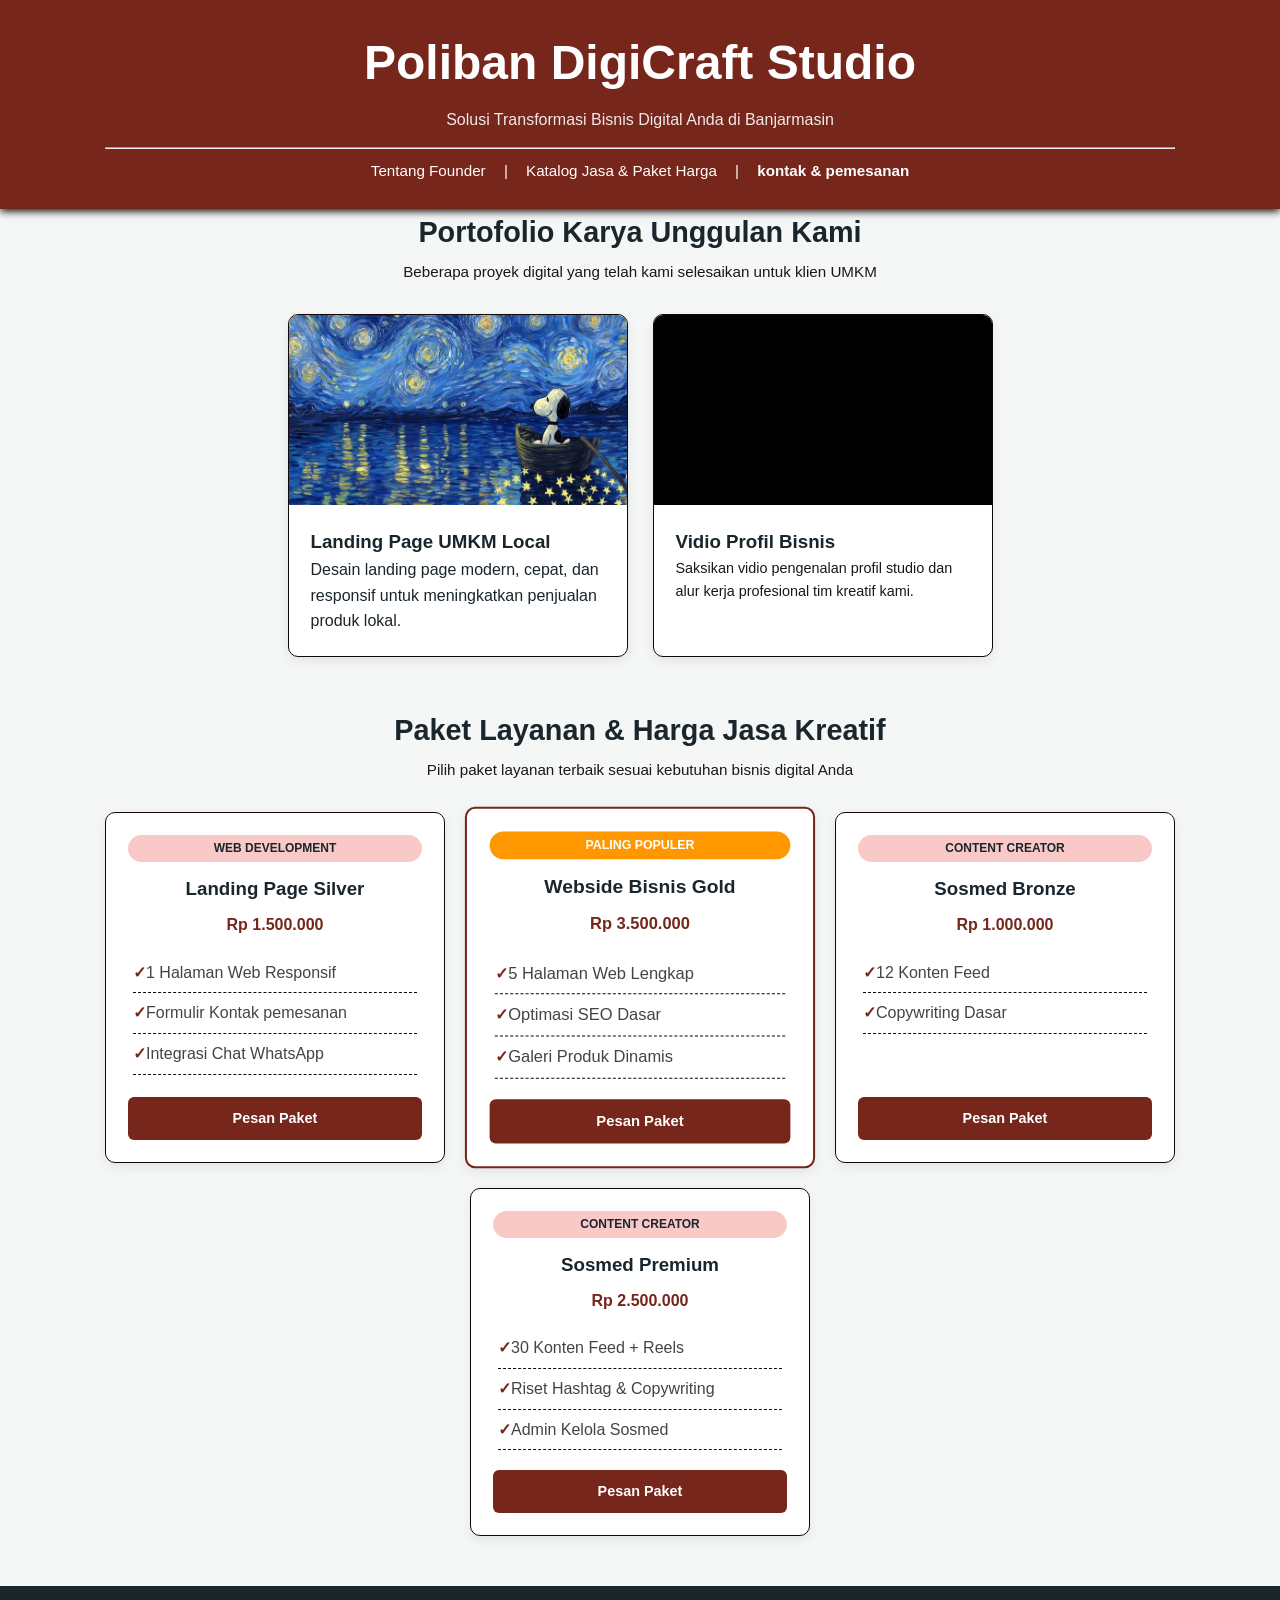
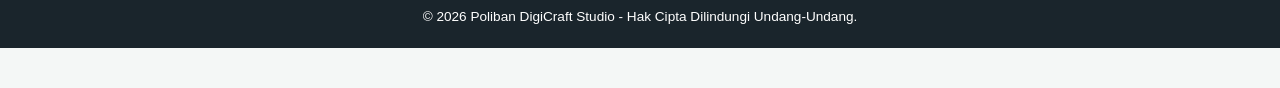
<file: index.html>
<!DOCTYPE html>
<html lang="id"
<head>
    <meta charset="UTF-8">
    <meta name="viewport" content="width=device-width, initial-scale=1.0">
    <title>Katalog Produk & Portofolio - Poliban DigiCraft Studio</title>
    <link rel="stylesheet" href="style.css">
</head>

<body>
    <!-- Bagian Kepala Halaman (Header & Navigasi) -->
     <header>
        <div class="container">
            <h1>Poliban DigiCraft Studio</h1>
            <p>Solusi Transformasi Bisnis Digital Anda di Banjarmasin</p>
            <link rel="stylesheet" href="style.css">
            <hr>
            <nav>
               <a href="biodata.html">Tentang Founder</a> |
               <a href="produk.html">Katalog Jasa & Paket Harga</a> |
               <a href="kontak.html"><b>kontak & pemesanan</b></a>
            </nav>
        </div>
     </header>

     <main class="container">
        <!-- SEKSI PORTOFOLIO UTAMA (CARD LAYOUT)-->
        <section class="section">
            <h2 class="section-title">Portofolio Karya Unggulan Kami</h2>
            <p class="section-subtitle">Beberapa proyek digital yang telah kami selesaikan untuk klien UMKM</p>

            <div class="card-grid">
                <!-- Sartu Portofolio 1 -->
                <article class="card">
                    <img src="gambar.jpg" alt="Mockup Desain Landing Page Agensi" class="card-img">
                    <div class="card-body">
                        <h3 class="card-title">Landing Page UMKM Local</h3>
                        <p class="card-texr">Desain landing page modern, cepat, dan responsif untuk meningkatkan penjualan produk lokal.</p>
                    </div>
                </article>

                <!-- Kartu Portofolio 2 (vidio profil) -->
                 <article class="card">
                    <div class="video-container">
                        <iframe src="https://www.youtube.com/embed/UExds0bbfcw?si=t_ux7vf4W2ViiRP1" title="YouTube vidio player" allowfullscreen></iframe>
                    </div>
                    <div class="card-body">
                        <h3 class="card-title">Vidio Profil Bisnis</h3>
                        <p class="card-text">Saksikan vidio pengenalan profil studio dan alur kerja profesional tim kreatif kami.</p>
                    </div>
                 </article>
            </div>
         </section>

         <!-- SEKSI KATALOG PAKET LAYANAN (PRICING CARDS) -->
          <section class="section">
                <h2 class="section-title">Paket Layanan & Harga Jasa Kreatif</h2>
                <p class="section-subtitle">Pilih paket layanan terbaik sesuai kebutuhan bisnis digital Anda</p>

                <div class="card-grid">
                    <!-- Paket 1: Landing Page Silver -->
                     <article class="card pricing-card">
                        <div class="card-body">
                            <span class="badge">Web Development</span>
                            <h3 class="card-title">Landing Page Silver</h3>
                            <p class="card-price">Rp 1.500.000</p>
                            <ul class="card-features">
                                <li>1 Halaman Web Responsif</li>
                                <li>Formulir Kontak pemesanan</li>
                                <li>Integrasi Chat WhatsApp</li>
                            </ul>
                            <a href="kontak.html" class="btn-primary">Pesan Paket</a>
                        </div>
                     </article>

                     <!-- Paket 2 : Webside Bisnis Gold -->
                      <article class="card pricing-card featured">
                        <div class="card-body">
                            <span class="badge badge-featured">Paling Populer</span>
                            <h3 class="card-title">Webside Bisnis Gold</h3>
                            <p class="card-price">Rp 3.500.000</p>
                            <ul class="card-features">
                                <li>5 Halaman Web Lengkap</li>
                                <li>Optimasi SEO Dasar</li>
                                <li>Galeri Produk Dinamis</li>
                            </ul>
                            <a href="kontak.html" class="btn-primary">Pesan Paket</a>
                        </div>
                      </article>

                      <!-- Paket 3: Sosmed Premium -->
                       <article class="card pricing-card">
                        <div class="card-body">
                            <span class="badge">Content Creator</span>
                            <h3 class="card-title">Sosmed Bronze</h3>
                            <p class="card-price">Rp 1.000.000</p>
                            <ul class="card-features">
                                <li>12 Konten Feed</li>
                                <li>Copywriting Dasar</li>
                            </ul>
                            <a href="kontak.html" class="btn-primary">Pesan Paket</a>
                        </div>
                       </article>

                      <!-- Paket 4: Sosmed Premium -->
                       <article class="card pricing-card">
                        <div class="card-body">
                            <span class="badge">Content Creator</span>
                            <h3 class="card-title">Sosmed Premium</h3>
                            <p class="card-price">Rp 2.500.000</p>
                            <ul class="card-features">
                                <li>30 Konten Feed + Reels</li>
                                <li>Riset Hashtag & Copywriting</li>
                                <li>Admin Kelola Sosmed</li>
                            </ul>
                            <a href="kontak.html" class="btn-primary">Pesan Paket</a>
                        </div>
                       </article>
                </div>
          </section>
     </main>

     <!-- FOOTER GLOBAL -->
      <footer>
        <div class="container">
            <p>&copy; 2026 Poliban DigiCraft Studio - Hak Cipta Dilindungi Undang-Undang.</p>
        </div>
      </footer>
</body>
</file>
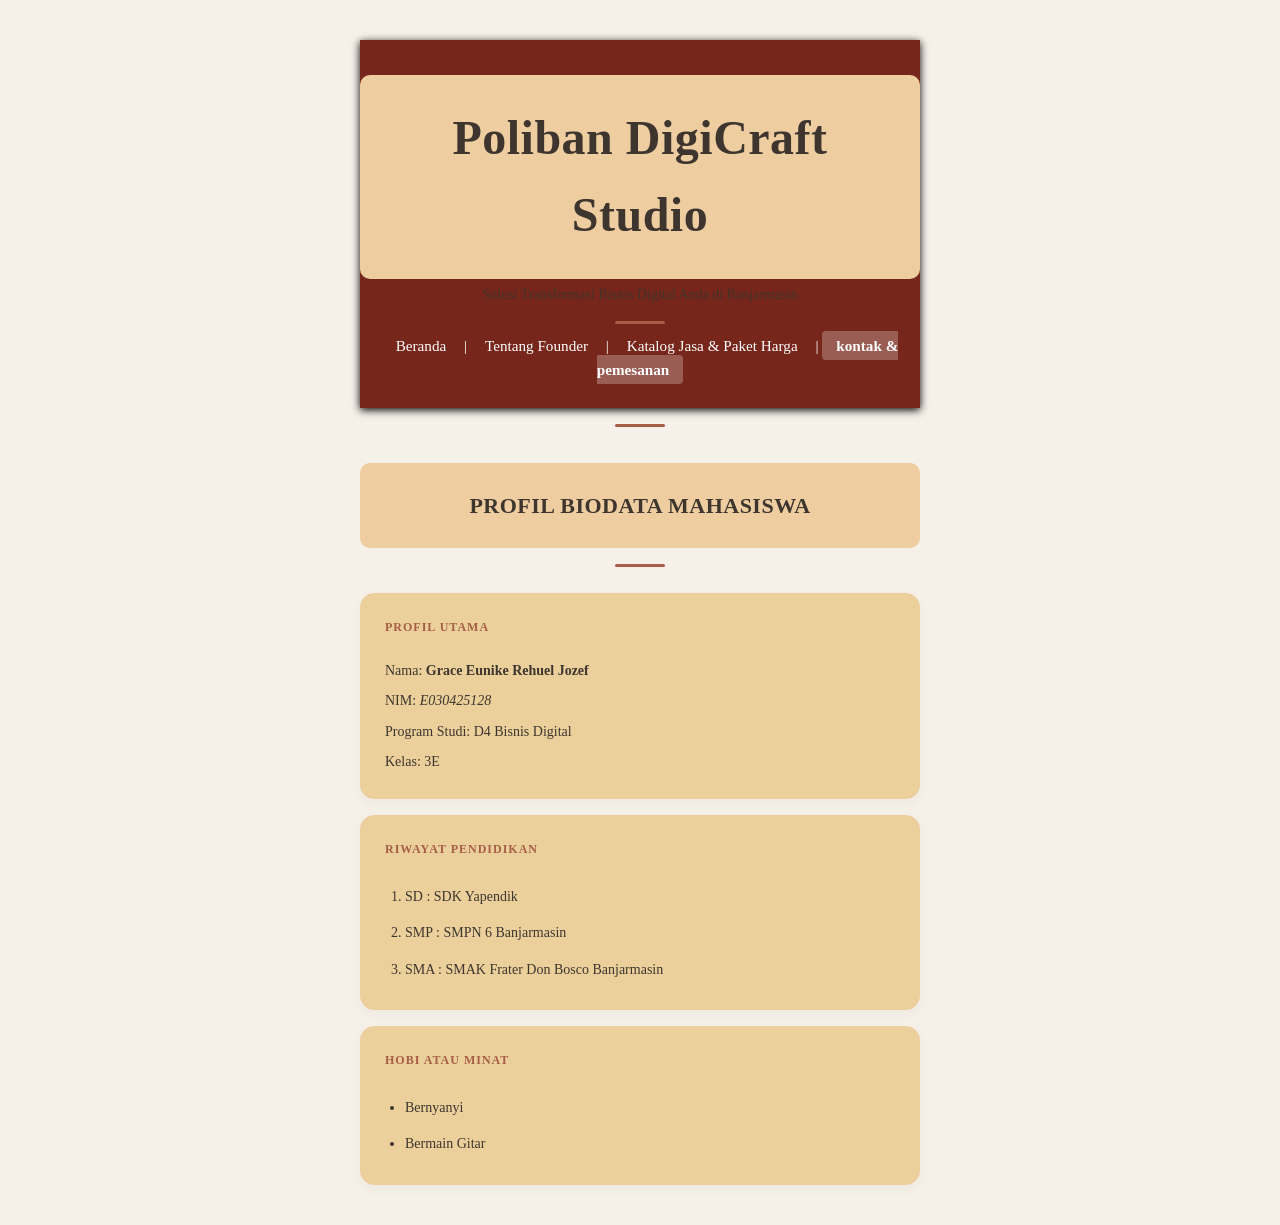
<file: biodata.html>
<!DOCTYPE html>
<html>

<head>
    <meta charset="UTF-8">
    <meta name="viewport" content="width=device-width, initial-scale=1.0">
    <title>Kontak & Pemesanan - Katalog Produk & Portofolio - Poliban DigiCraft Studio</title>
    <link rel="stylesheet" href="style.css">
</head>

    <!-- Bagian Kepala Halaman (Header & Navigasi) -->
    <header>
       <h1>Poliban DigiCraft Studio</h1>
       <p>Solusi Transformasi Bisnis Digital Anda di Banjarmasin</p>
       <hr>
       <nav>
          <a href="index.html">Beranda</a> |
          <a href="biodata.html">Tentang Founder</a> |
          <a href="produk.html">Katalog Jasa & Paket Harga</a> |
          <a href="kontak.html"  class="active"><b>kontak & pemesanan</b></a>
       </nav>
    </header>
    <hr>

    <head>
        <title>Biodata Mahasiswa</title>
    </head>
    <link rel="stylesheet" href="warna.css">
    


    <body>
        <h1>PROFIL BIODATA MAHASISWA</h1>
        <hr>
        <div>
            <h2>Profil utama</h2>
            <!---->
            <p>Nama: <strong>Grace Eunike Rehuel Jozef</strong></p>
            <p>NIM: <em>E030425128</em></p>
            <p>Program Studi: D4 Bisnis Digital</p>
            <p>Kelas: 3E</p>
        </div>

        <div>
            <h2>Riwayat Pendidikan</h2>
            <!---->
            <ol>
                <li>SD : SDK Yapendik</li>
                <li>SMP : SMPN 6 Banjarmasin</li>
                <li>SMA : SMAK Frater Don Bosco Banjarmasin</li>
            </ol>
        </div>

        <div>
            <h2>Hobi atau Minat</h2>
            <!---->
            <ul>
                <li>Bernyanyi</li>
                <li>Bermain Gitar</li>
            </ul>
        </div>
    </body>
</html>
</file>
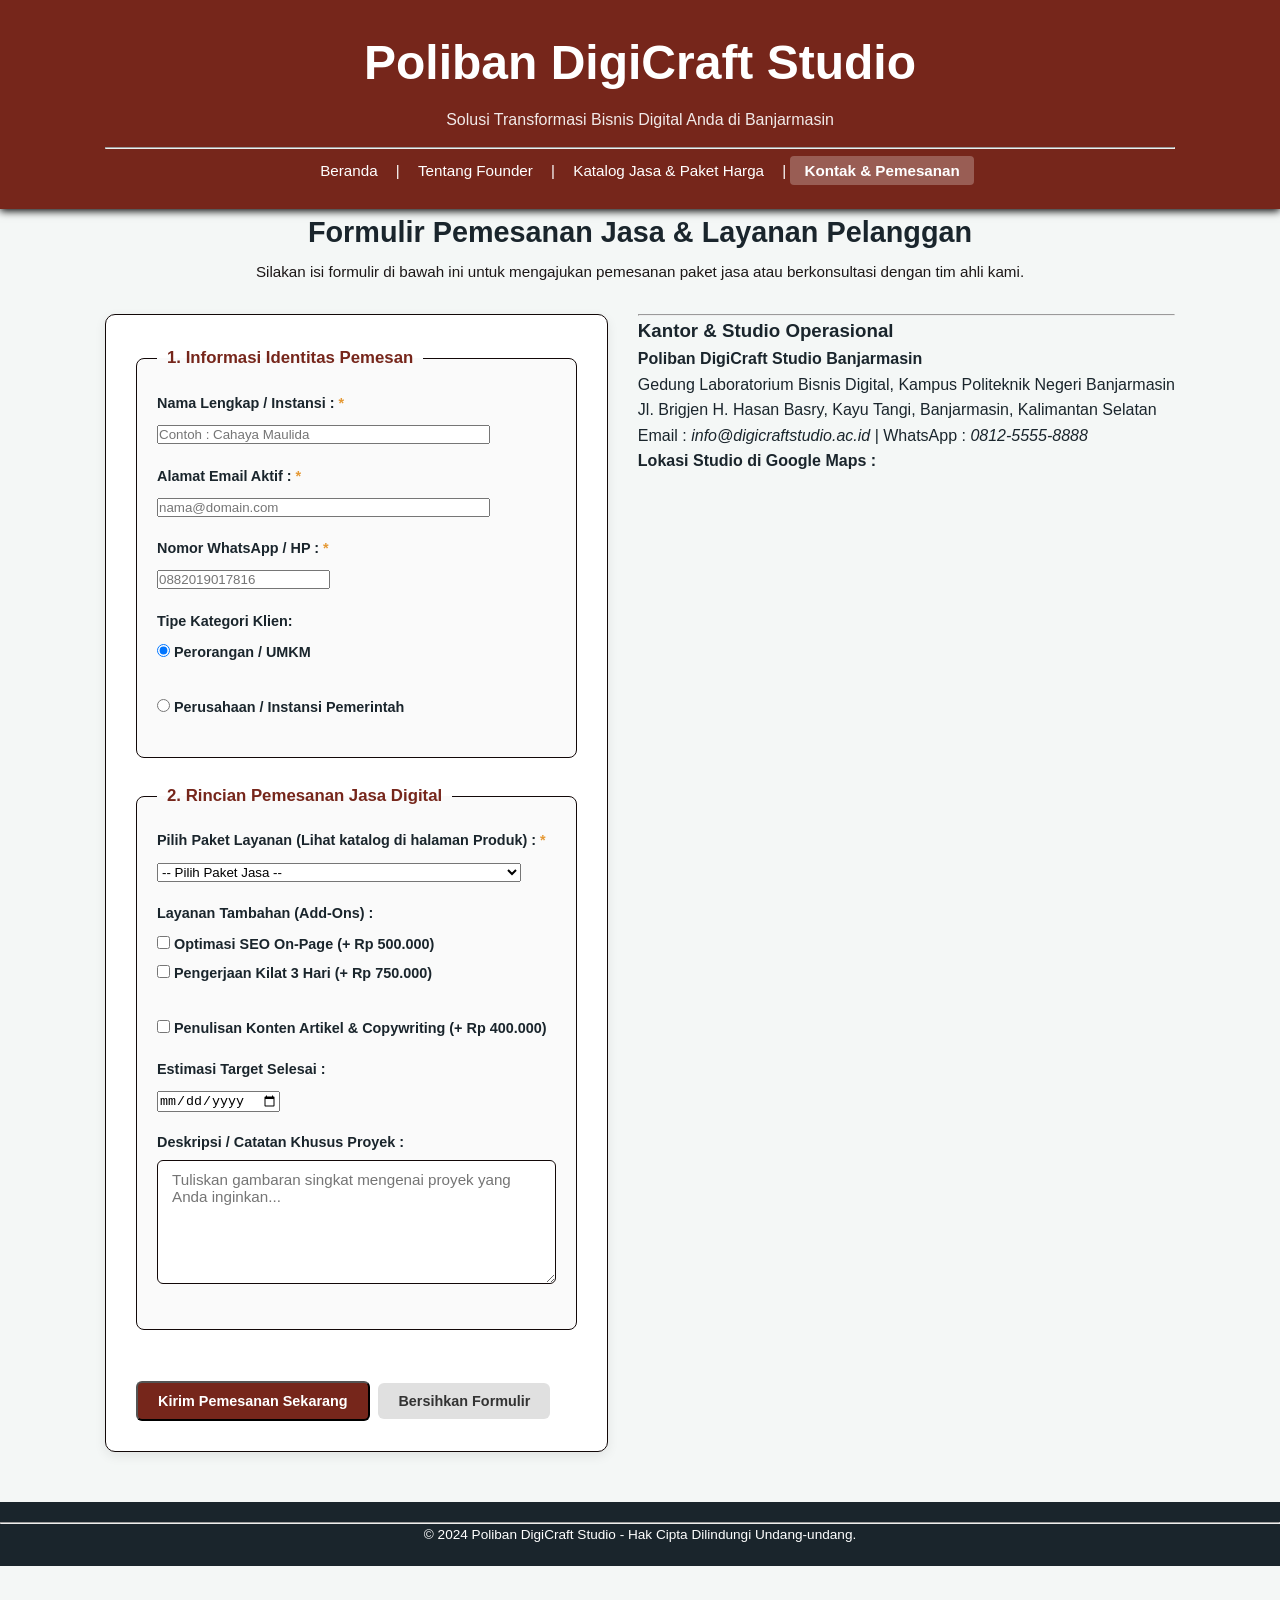
<file: kontak.html>
<!DOCTYPE html>
<html lang="en">

<head>
    <meta charset="UTF-8">
    <meta name="viewport" content="width=device-width, initial-scale=1.0">
    <title>Kontak & Pemesanan - Poliban DigiCraft Studio</title>
    <link rel="stylesheet" href="style.css">
</head>

<body>
    <!--Bagian Kepala Halaman (Header & Navigasi)-->
    <header>
        <div class="container">
            <h1>Poliban DigiCraft Studio</h1>
            <p>Solusi Transformasi Bisnis Digital Anda di Banjarmasin</p>
            <hr>
            <nav>
                <a href="index.html">Beranda</a> |
                <a href="tentang.html">Tentang Founder</a> |
                <a href="produk.html">Katalog Jasa & Paket Harga</a> |
                <a href="kontak.html" class="active">Kontak & Pemesanan</a>
            </nav>
        </div>
    </header>

    <main class="container">
        <section class="section">
            <h2 class="section-title">Formulir Pemesanan Jasa & Layanan Pelanggan</h2>
            <p class="section-subtitle">Silakan isi formulir di bawah ini untuk mengajukan pemesanan
                paket jasa atau berkonsultasi dengan tim ahli kami.</p>

            <div class="contact-wrapper">
                <div class="contact-form-card">
                    <form action="#" method="POST">
                        <!-- Grup 1: Data Diri Pelanggan -->
                        <fieldset class="form-fieldset">
                            <legend>1. Informasi Identitas Pemesan</legend>

                            <div class="form-group">
                                <label for="nama_lengkap">Nama Lengkap / Instansi : <span
                                        class="required">*</span></label>
                                <input type="text" id="nama_lengkap" name="nama_lengkap"
                                    placeholder="Contoh : Cahaya Maulida" size="40" required>
                            </div>

                            <div class="form-group">
                                <label for="email_pemesan">Alamat Email Aktif : <span class="required">*</span></label>
                                <input type="email" id="email_pemesan" name="email_pemesan"
                                    placeholder="nama@domain.com" size="40" required>
                            </div>

                            <div class="form-group">
                                <label for="no_whatsapp">Nomor WhatsApp / HP : <span class="required">*</span></label>
                                <input type="tel" id="no_whatsapp" name="no_whatsapp" placeholder="0882019017816"
                                    required>
                            </div>

                            <div class="form-group">
                                <label>Tipe Kategori Klien:</label>
                                <div class="radio-group">
                                    <label class="radio-option" for="kategori_personal">
                                        <input type="radio" id="kategori_personal" name="tipe_klien" value="Personal"
                                            checked>
                                        <span class="inline-label">Perorangan / UMKM</span>
                                    </label>&nbsp;&nbsp;
                                    <label class="radio-option" for="kategori_korporat">
                                        <input type="radio" id="kategori_korporat" name="tipe_klien" value="Korporat">
                                        <span class="inline-label">Perusahaan / Instansi Pemerintah</span>
                                    </label>
                                </div>
                            </div>
                        </fieldset>

                        <!-- Grup 2: Detail Pemesanan Layanan -->
                        <fieldset class="form-fieldset">
                            <legend><b>2. Rincian Pemesanan Jasa Digital</b></legend>

                            <div class="form-group">
                                <label for="pilih_paket">Pilih Paket Layanan (Lihat katalog di halaman Produk) : <span
                                        class="required">*</span></label>
                                <select id="pilih_paket" name="pilih_paket" required>
                                    <option value="">-- Pilih Paket Jasa --</option>
                                    <option value="Silver">Paket Silver Branding (Rp 1.500.000)</option>
                                    <option value="Gold">Paket Gold Web Development (Rp 3.000.000)</option>
                                    <option value="Platinum">Paket Platinum Full Digital Transformation (Rp 5.000.000)
                                    </option>
                                    <option value="Custom">Konsultasi Custom Project</option>
                                </select>
                            </div>

                            <div class="form-group">
                                <label>Layanan Tambahan (Add-Ons) :</label>
                                <div class="checkbox-group">
                                    <label class="checkbox-option" for="addon_seo">
                                        <input type="checkbox" id="addon_seo" name="addons[]"
                                            value="SEO Optimization"> Optimasi SEO On-Page (+ Rp 500.000)
                                    </label>
                                    <label class="checkbox-option" for="addon_express">
                                        <input type="checkbox" id="addon_express" name="addons[]"
                                            value="Express Delivery"> Pengerjaan Kilat 3 Hari (+ Rp 750.000)
                                    </label><br>
                                    <label class="checkbox-option" for="addon_content">
                                        <input type="checkbox" id="addon_content" name="addons[]"
                                            value="Content Writing"> Penulisan Konten Artikel & Copywriting (+ Rp 400.000)
                                    </label>
                                </div>
                            </div>

                            <div class="form-group">
                                <label for="target_selesai">Estimasi Target Selesai :</label>
                                <input type="date" id="target_selesai" name="target_selesai">
                            </div>

                            <div class="form-group">
                                <label for="detail_pesanan">Deskripsi / Catatan Khusus Proyek :</label>
                                <textarea id="detail_pesanan" name="detail_pesanan" rows="6" cols="50"
                                    placeholder="Tuliskan gambaran singkat mengenai proyek yang Anda inginkan..."></textarea>
                            </div>
                        </fieldset>
                        <br>

                        <!-- Tombol Aksi -->
                        <button type="submit" class="btn-primary">Kirim Pemesanan Sekarang</button>&nbsp;
                        <button type="reset" class="btn-secondary">Bersihkan Formulir</button>
                    </form>
                </div>

                <!-- Bagian Informasi Alamat & Peta Studio -->
                <section>
                    <hr>
                    <h3>Kantor & Studio Operasional</h3>
                    <p><b>Poliban DigiCraft Studio Banjarmasin</b><br>
                        Gedung Laboratorium Bisnis Digital, Kampus Politeknik Negeri Banjarmasin<br>
                        Jl. Brigjen H. Hasan Basry, Kayu Tangi, Banjarmasin, Kalimantan Selatan<br>
                        Email : <i>info@digicraftstudio.ac.id</i> | WhatsApp : <i>0812-5555-8888</i></p>

                    <h4>Lokasi Studio di Google Maps :</h4>
                    <iframe src="https://maps.google.com/maps?q=Politeknik%20Negeri%20Banjarmasin&t=&z=15&ie=UTF8iwloc=&output=embed" 
                     width="100%" height="250" frameborder="0" style="border:0" allowfullscreen=""></iframe>   
                  </iframe>
                </section>
            </div>
        </section>
    </main>

    <footer>
        <hr>
        <p align="center">&copy; 2024 Poliban DigiCraft Studio - Hak Cipta Dilindungi Undang-undang.</p>
    </footer>
</body>

</html>
</file>
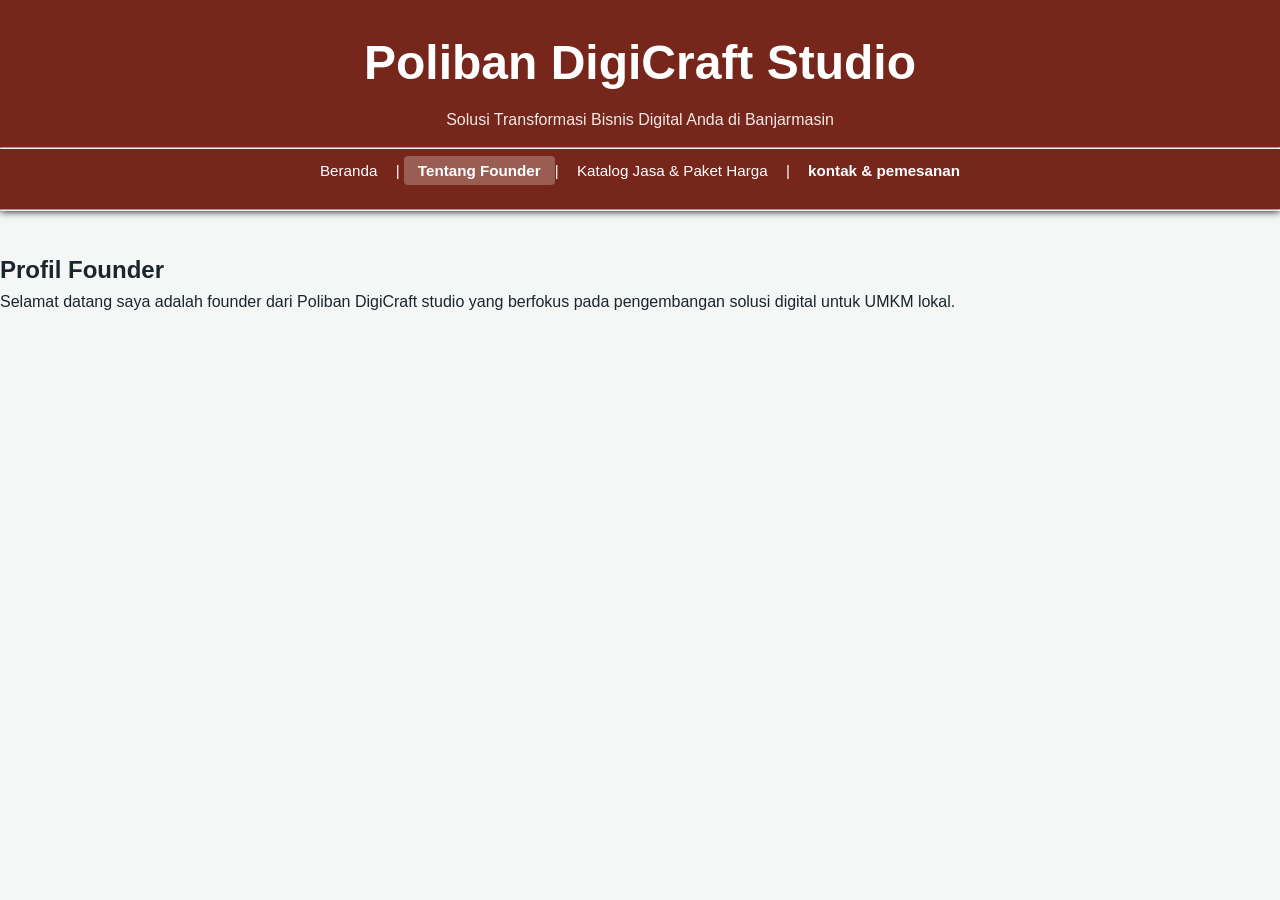
<file: tentang.html>
<!DOCTYPE html>
<html lang="id">
<head>
    <meta charset="UTF-8">
    <meta name="viewport" content="width=device-width, initial-scale=1.0">
    <title>Tentang Founder - Poliban DigiCraft Studio</title>
</head>
<body>

      <!-- Bagian Kepala Halaman (Header & Navigasi) -->
     <header>
        <h1>Poliban DigiCraft Studio</h1>
        <p>Solusi Transformasi Bisnis Digital Anda di Banjarmasin</p>
        <link rel="stylesheet" href="style.css">
        <hr>
        <!-- Navigasi Relatif -->
        <nav>
            <a href="index.html">Beranda</a> |
           <a href="tentang.html"  class="active" >Tentang Founder</a>|
           <a href="produk.html">Katalog Jasa & Paket Harga</a> |
           <a href="kontak.html"><b>kontak & pemesanan</b></a>
        </nav>
     </header>
     <hr>

     <main>
        <section>
            <h2>Profil Founder</h2>
            <p>Selamat datang saya adalah founder dari Poliban DigiCraft studio yang berfokus pada pengembangan solusi digital untuk UMKM lokal.</p>
        </section>
     </main>
    
</body>
</html>
</file>
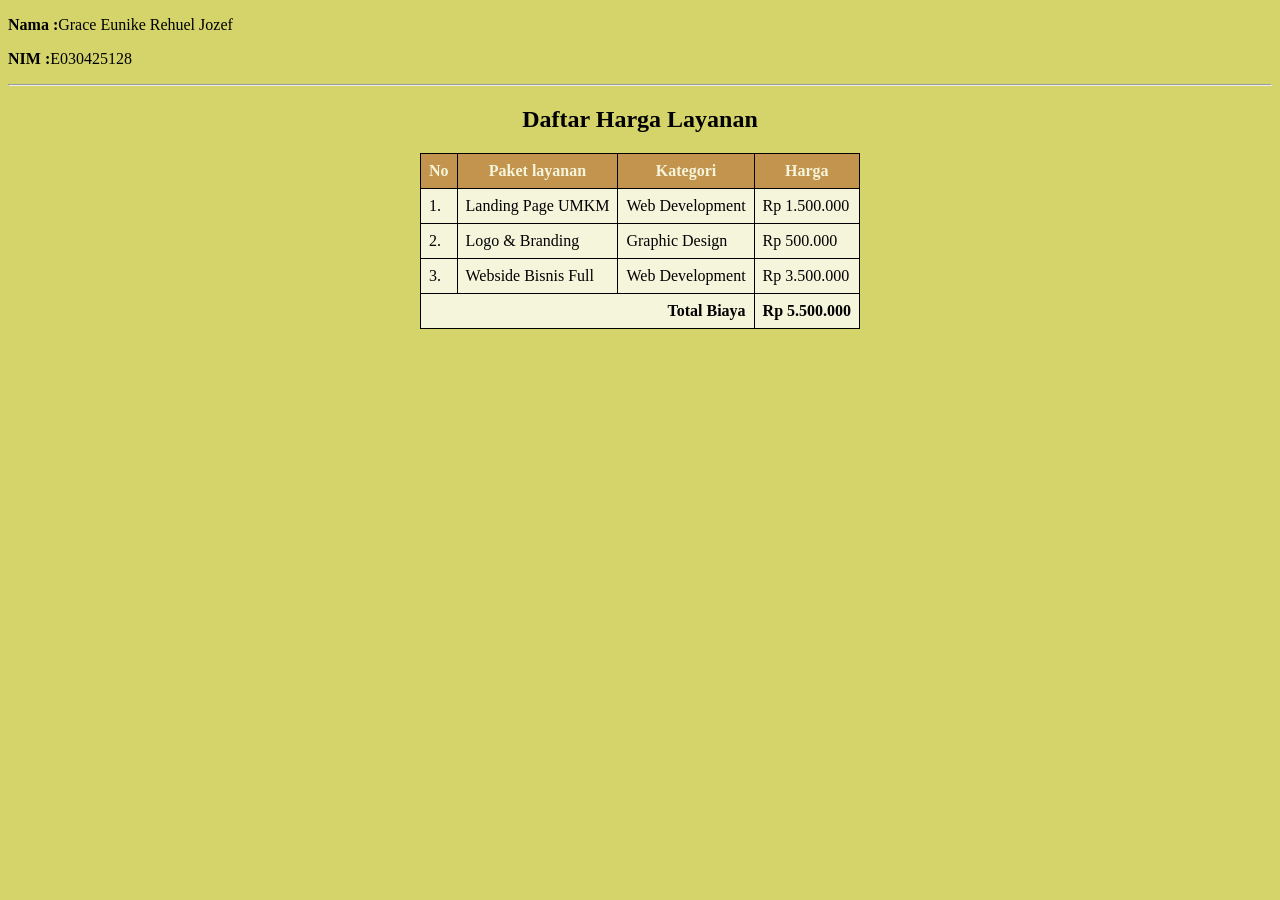
<file: kuis/kuis-css.html>
<!DOCTYPE html>
<html lang="en">

<head>
    <meta charset="UTF-8">
    <meta name="viewport" content="width=device-width, initial-scale=1.0">
    <title>Document</title>

    <style>
        body {
            background-color: rgb(212, 212, 107);
        }

        h2 {
            text-align: center;
            color: black;
        }

        table {
            margin: auto auto;
            border: 1px solid;
            border-collapse: collapse;
            background-color: beige;
        }

        td, th {
            border: 1px solid;
            padding: 8px;
        }

        th {
            background-color: rgb(194, 148, 77);
            color: beige;
            border-color: black;
        }

        .Total {
            text-align: right;
            font-weight: bold;
        }
    </style>
    
</head>
    
    <body>
        <header>
            <div>
                    <p><strong>Nama :</strong>Grace Eunike Rehuel Jozef</p>
                    <p><strong>NIM :</strong>E030425128</p>
            </div>
            <hr>
        </header>

        <h2>Daftar Harga Layanan</h2>

            <table>
                <thead>
                    <tr>
                        <th>No</th>
                        <th>Paket layanan</th>
                        <th>Kategori</th>
                        <th>Harga</th>
                    </tr>
                </thead>

                <tbody>
                    <tr>
                        <td>1.</td>
                        <td>Landing Page UMKM</td>
                        <td>Web Development</td>
                        <td>Rp 1.500.000</td>
                    </tr>
    
                    <tr>
                        <td>2.</td>
                        <td>Logo & Branding</td>
                        <td>Graphic Design</td>
                        <td>Rp 500.000</td>
                    </tr>
    
                    <tr>
                        <td>3.</td>
                        <td>Webside Bisnis Full</td>
                        <td>Web Development</td>
                        <td>Rp 3.500.000</td>
                    </tr>
    
                    <tr>
                        <td colspan="3" class="Total">Total Biaya</td>
                        <td class="Total">Rp 5.500.000</td>
                    </tr>
                </tbody>
            </table>
            

    </body>
</html>
</file>
<file: style.css>
/* 1. CSS Variabel*/
:root {
    --primary-color: #76261b;
    --primary-dark: #3d1509;
    --secondary-color: #1a252c;
    --accent-color: #ff9800;
    --bg-light: #F4f7f6;
    --white: #ffffff;
    --text-muted: #1c1717;
    --border-color: #120808;
    --shadow-soft: 0 4px 12px rgba(0, 0, 0, 0.08);
    --shadow-hover: 0 8px 14px rgba(0, 0, 0, 0.15);
    --transition-fast: all 0.3s ease;
}

/* 2. CSS RESET */
* {
    margin: 0;
    padding: 0;
    box-sizing: border-box;
}

body{
    font-family:'Franklin Gothic Medium', 'Arial Narrow', Arial, sans-serif;
    line-height: 1.6;
    color: var(--secondary-color);
    background-color: var(--bg-light);
}

/* 3. LAYOUT CONTAINER */
.container {
    width: 90%;
    max-width: 1100px;
    margin: 0 auto;
    padding: 0 15px;
}

/* 4. HEADER & NAVIGASI */
header {
    background-color: var(--primary-color);
    color: var(--white);
    padding: 25px 0;
    text-align: center;
    box-shadow: 0 2px 8px rgb(0, 0, 0, 1);
}

header h1 {
    font-size: 3rem;
    margin-bottom: 5px;
}

header p {
    font-size: 0,95rem;
    opacity: 0.9;
    margin-bottom: 15px;
}

nav {
    margin-top: 10px;
    font-size: 0.95rem;
}

nav a {
    color: var(--white);
    text-decoration: none;
    padding: 6px 14px;
    margin: o 2px;
    border-radius: 4px;
    transition: var(--transition-fast);
}

nav a:hover, nav a.active {
    background-color: rgba(255, 255,255, 0.25);
    font-weight: bold;
}

/* 5. Main Content */
main {
    padding: 40px 0;
}

.section {
    margin-bottom: 50px;
}

.section-title {
    text-align: center;
    font-size: 1.8rem;
    color: var(--secondary-color);
    margin-bottom: 5px;
}

.section-subtitle {
    text-align: center;
    color: var(--text-muted);
    font-size: 0.95rem;
    margin-bottom: 30px;
}

/* 7. CARD GRID */
.card-grid {
    display: flex;
    flex-wrap: wrap;
    gap: 25px;
    justify-content: center;
}

/* 8. CARD*/
.card {
    background-color: var(--white);
    border-radius: 10px;
    box-shadow: var(--shadow-soft);
    overflow: hidden;
    flex: 1 1 300px;
    max-width: 340px;
    display: flex;
    flex-direction: column;
    transform: var(--transition-fast);
    border: 1px solid var(--border-color);
}

.card:hover {
    transform: translateY(-8px);
    box-shadow: var(--shadow-hover);
}

.card-img {
    width: 100%;
    height: 190px;
    object-fit: cover;
}

.card-body {
    padding: 22px;
    display: flex;
    flex-grow: 1;
    flex-direction: column;
}

.card-text {
    font-size: 1.2rem;
    color: var(--secondary-color);
    margin-bottom: 10px;
}

.card-text {
    font-size: 0.9rem;
    color: var(--text-muted);
    margin-bottom: 15px;
}

.video-container {
    position: relative;
    padding-bottom: 56.25%;
    height: 0;
    overflow: hidden;
    background-color: #000;
}

.video-container iframe {
    position: absolute;
    top: 0;
    left: 0;
    width: 100%;
    height: 100%;
    border: 0;
}

.pricing-card {
    text-align: center;
    position: relative;
}

.badge {
    display: inline-block;
    padding: 4px 12px;
    font-size: 0.75rem;
    font-weight: bold;
    text-transform: uppercase;
    background-color: #f8c9c6;
    columns: var(--primary-color);
    border-radius: 30px;
    margin-bottom: 12px;
}

.card-price {
    font-size: 1,6;
    font-weight: bold;
    color: var(--primary-color);
    margin: 8px 0 15px 0;
}

.card-features {
    list-style: none;
    margin-bottom: 20px;
    text-align: left;
    padding: 0 5px;
}

.card-features li {
    font-size: 0,9rem;
    padding: 7px 0;
    border-bottom: 1px dashed var(--border-color);
    color: #444;
}

.card-features li:before{
    content: "✓";
    color: var(--primary-color);
    font-weight: bold;
}

.btn-primary {
    display: inline-block;
    background-color: var(--primary-color);
    color: var(--white);
    padding: 10px 20px;
    text-decoration: none;
    border-radius: 6px;
    font-size: 0.9rem;
    font-weight: bold;
    text-align: center;
    margin-top: auto;
    transition: var(--transition-fast);
}

.btn-primary:hover{
    background-color: var(--primary-dark);
}

.pricing-card.featured {
    border: 2px solid var(--primary-color);
    transform: scale(1.03);
}

.pricing-card.featured:hover {
    transform: scale(1.1) translateY(-8px);
}

.badge-featured {
    background-color: var(--accent-color);
    color: var(--white);
}

footer{
    background-color: var(--secondary-color);
    color: var(--white);
    text-align: center;
    padding: 20px 0;
    margin-bottom: 40px;
    font-size: 0.85rem;
}

/* WADAH DUA KOLOM (layout From & info studio)*/
.contact-wrapper {
    display: flex;
    flex-wrap: wrap;
    gap: 30px;
    align-items: flex-start;
}

/* KOLOM KIRI : KARTU FORMULIR PEMESANAN */
.contact-form-card {
    flex: 2 1 500px;
    background-color: var(--white);
    padding: 30px;
    border-radius: 10px;
    box-shadow: var(--shadow-soft);
    border: 1px solid var(--border-color);
}

/* penataan fieldset & legend */
.form-fieldset {
    border: 1px solid var(--border-color);
    border-radius: 8px;
    padding: 20px;
    margin-bottom: 25px;
    background-color: #fafafa;
}

.form-fieldset legend {
    font-weight: bold;
    color: var(--primary-color);
    padding: 0 10px;
    font-size: 1.05rem;
}

/* grup form &label */
.form-group {
    margin-bottom: 18px;
}

.form-group label {
    display: block;
    font-weight: 600;
    font-size: 0.9rem;
    color: var(--secondary-color);
    margin-bottom: 6px;
}

.required {
    color: #e59935;
    font-weight: bold;
}

/* penataaan input text, select, date, dan textrea */
.form-group input[type="text"]
.form-group input[type="email"]
.form-group input[type="tel"]
.form-group input[type="date"]
.form-group select,
.form-group textarea {
    width: 100%;
    padding: 10px 14px;
    font-family: inherit;
    font-size: 0.95rem;
    border: 1px solid var(--border-color);
    border-radius: 6px;
    background-color: var(--white);
    color: var(--secondary-color);
    transition: var(--transition-fast);
}

/* efek highlight saat input diklik/fokus */
.form-group input:focus,
.form-group select:focus,
.form-group textarea:focus {
    outline: none;
    border-color: var(--primary-color);
    box-shadow: 0 0 0 3px rgba(0, 128, 128, 0.15);
}

/* penataan radio button & checkbox */
.radio-group,
.checkbox-group {
    margin-top: 8px;
}

inline-label {
    display: inline-block;
    margin-right:20px;
    cursor: pointer;
    font-size: 0.95rem;
    color: var(--secondary-color);
}

.checkbox-item {
    display: block;
    margin-bottom: 8px;
    cursor: pointer;
    font-size: 0.95rem;
    color: var(--secondary-color);
}

.inline-label input,
.checkbox-item input {
    margin-right: 6px;
    cursor: pointer;
}

/* tombol aksi (kirim & reset) */
.form-actions {
    display: flex;
    gap: 15px;
    margin-top: 20px;
}

.btn-secondary {
    background-color: #e0e0e0;
    color: #333333;
    border: none;
    padding: 10px 20px;
    border-radius: 6px;
    cursor: pointer;
    font-weight: bold;
    font-size: 0.9rem;
    transition: var(--transition-fast);
}

.btn-secondary:hover {
    background-color: #d0d0d0;
}

/* kolom kanan : kartu informasi studio & peta*/
.contact-info-card {
    flex: 1 1 320px;
    background-color: var(--primary-color);
    color: var(--white);
    padding: 30px;
    border-radius: 10px;
    box-shadow: var(--shadow-soft);
}

.contack-info-card h3 {
    font-size: 1.35rem;
    margin-bottom: 20px;
    opacity: 0.95;
    line-height: 1.5;
}

.info-intro {
    font-size: 0.9rem;
    margin-bottom: 20px;
    opacity: 0.95;
    line-height: 1.5;
}

.info-item {
    margin-bottom: 18px;
}

.info-item strong {
    display: block;
    font-size: 0.95rem;
    margin-bottom: 4px;
}

.info-item p{
    font-size: 0.9rem;
    margin: 0;
    opacity: 0.92;
    line-height: 1.5;
}

/* wadah google maps */
.map-container {
    border-radius: 8px;
    overflow: hidden;
    margin-top: 10px;
    box-shadow: 0 2px 6px rgba(0, 0, 0, 0.2);
    line-height: 0;
}
</file>
<file: warna.css>
/* Variabel Warna Hangat */
:root {
    --bg: #f5f0e8;
    --card: #ebd09c;
    --text: #3d352e;
    --muted: #7a6e63;
    --accent: #a65e46;
    --border: #eecda0;
}

/* Pengaturan Dasar Halaman */
body {
    background-color: var(--bg);
    color: var(--text);
    font-family:Georgia, 'Times New Roman', Times, serif;
    max-width: 600px;
    margin: 0 auto;
    padding: 40px 20px;
    display: flex;
    flex-direction: column;
    gap: 16px;
}

/* EFEK HOVER */
div:hover {
    transform: translateY(-8px);
    box-shadow: 0 10px 20px var(--text);
}


/* Judul Utama (H1) */
h1 {
    box-shadow: var(--text);
    background-color: var(--border);
    border-radius: 10px;
    font-size: 22px;
    text-align: center;
    color: var(--text);
    letter-spacing: 0.5px;
    margin-top: 10px;
    padding: 25px;
}

/* Garis Pemisah (<hr>) diubah menjadi aksen garis mini */
hr {
    border: none;
    height: 3px;
    background-color: var(--accent);
    width: 50px;
    margin: 0 auto 10px;
    border-radius: 2px;
}

/* Mengubah setiap <div> menjadi kotak kartu yang rapi */
div {
    background: var(--card);
    border: 1px solid var(--border);
    border-radius: 14px;
    padding: 24px;
    box-shadow: 0 4px 12px rgba(61, 53, 46, 0.04);
}

/* Judul Bagian di dalam Kotak (H2) */
h2 {
    font-size: 12px;
    text-transform: uppercase;
    letter-spacing: 1px;
    color: var(--accent);
    margin-bottom: 14px;
    border-bottom: 1px solid var(--border);
    padding-bottom: 8px;
}

/* Paragraf pada Profil Utama */
p {
    font-size: 14px;
    margin-bottom: 8px;
    color: var(--text);
}

p:last-child {
    margin-bottom: 0;
}

/* Daftar Riwayat Pendidikan & Hobi */
ol, ul {
    padding-left: 20px;
    display: flex;
    flex-direction: column;
    gap: 6px;
}

li {
    font-size: 14px;
    color: var(--text);
    padding: 4px 0;
}
</file>
